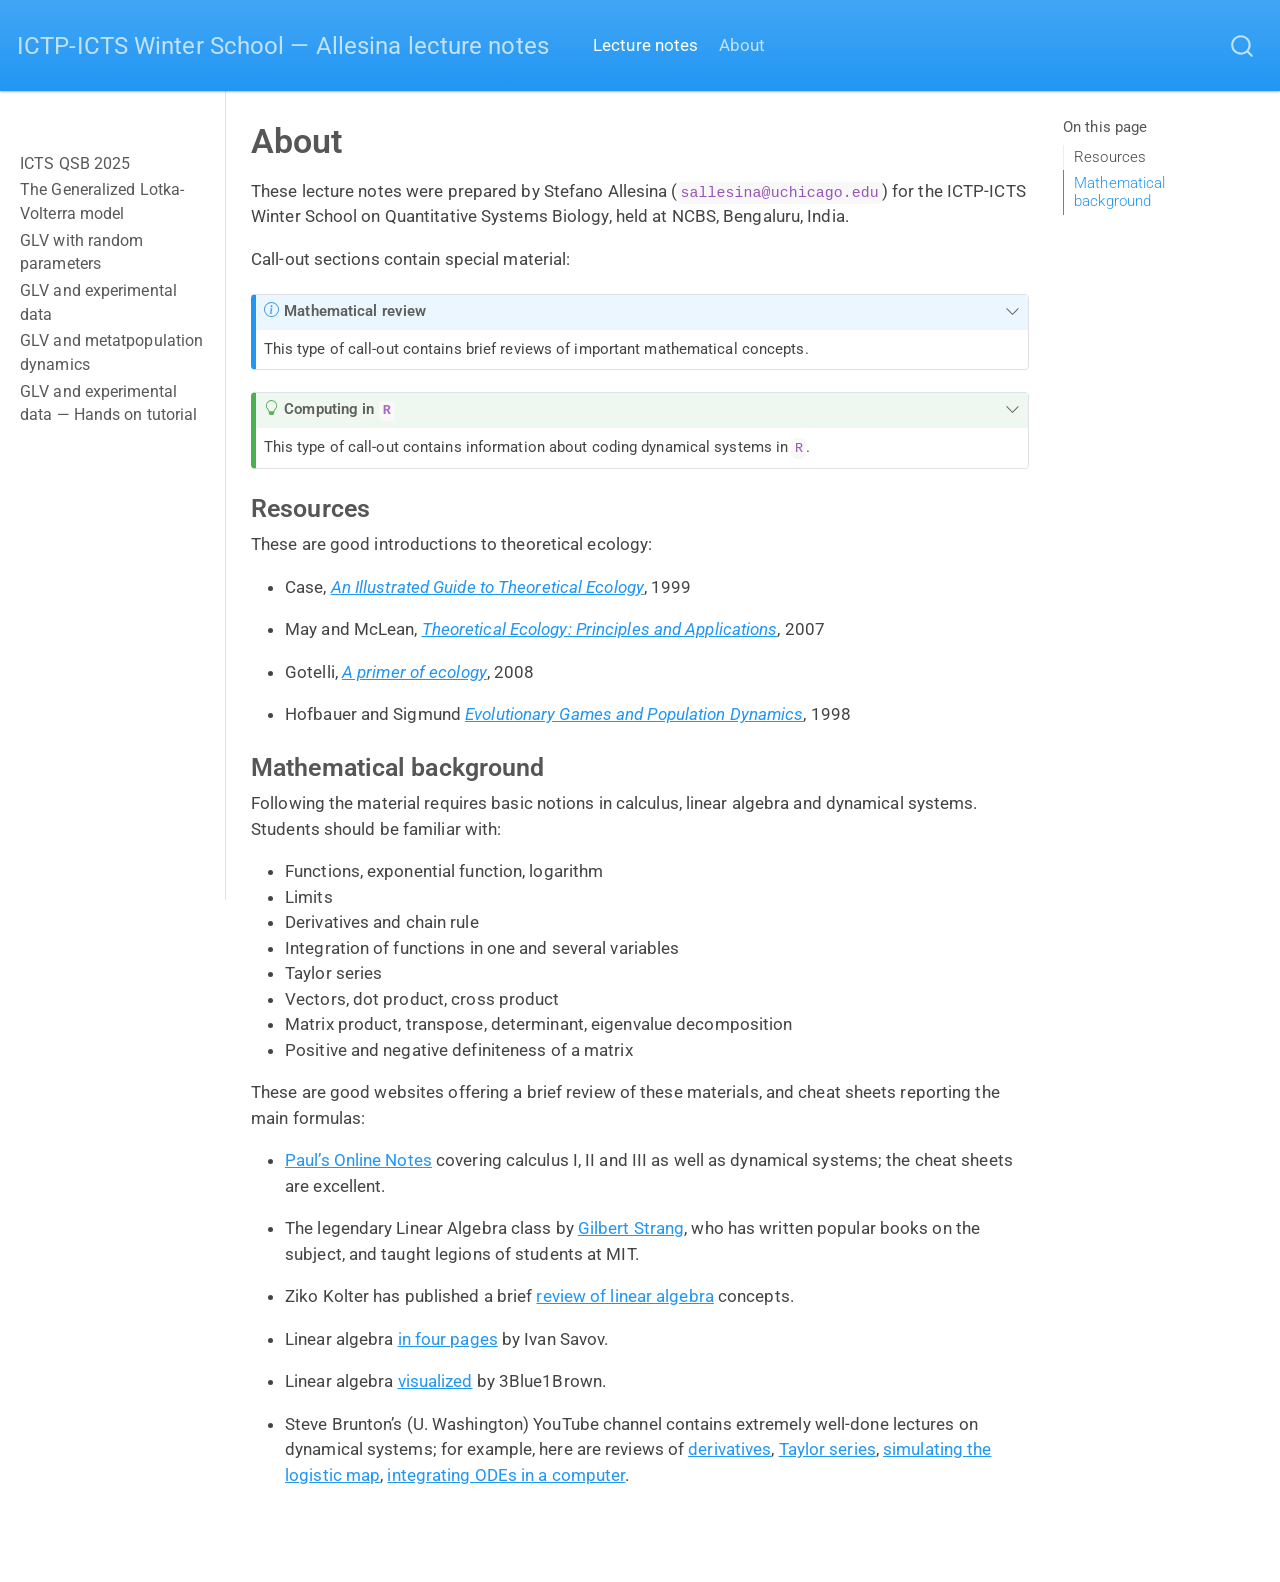
<file: docs/about.html>
<!DOCTYPE html>
<html xmlns="http://www.w3.org/1999/xhtml" lang="en" xml:lang="en"><head>

<meta charset="utf-8">
<meta name="generator" content="quarto-1.3.353">

<meta name="viewport" content="width=device-width, initial-scale=1.0, user-scalable=yes">


<title>ICTP-ICTS Winter School — Allesina lecture notes - About</title>
<style>
code{white-space: pre-wrap;}
span.smallcaps{font-variant: small-caps;}
div.columns{display: flex; gap: min(4vw, 1.5em);}
div.column{flex: auto; overflow-x: auto;}
div.hanging-indent{margin-left: 1.5em; text-indent: -1.5em;}
ul.task-list{list-style: none;}
ul.task-list li input[type="checkbox"] {
  width: 0.8em;
  margin: 0 0.8em 0.2em -1em; /* quarto-specific, see https://github.com/quarto-dev/quarto-cli/issues/4556 */ 
  vertical-align: middle;
}
</style>


<script src="site_libs/quarto-nav/quarto-nav.js"></script>
<script src="site_libs/quarto-nav/headroom.min.js"></script>
<script src="site_libs/clipboard/clipboard.min.js"></script>
<script src="site_libs/quarto-search/autocomplete.umd.js"></script>
<script src="site_libs/quarto-search/fuse.min.js"></script>
<script src="site_libs/quarto-search/quarto-search.js"></script>
<meta name="quarto:offset" content="./">
<script src="site_libs/quarto-html/quarto.js"></script>
<script src="site_libs/quarto-html/popper.min.js"></script>
<script src="site_libs/quarto-html/tippy.umd.min.js"></script>
<script src="site_libs/quarto-html/anchor.min.js"></script>
<link href="site_libs/quarto-html/tippy.css" rel="stylesheet">
<link href="site_libs/quarto-html/quarto-syntax-highlighting.css" rel="stylesheet" id="quarto-text-highlighting-styles">
<script src="site_libs/bootstrap/bootstrap.min.js"></script>
<link href="site_libs/bootstrap/bootstrap-icons.css" rel="stylesheet">
<link href="site_libs/bootstrap/bootstrap.min.css" rel="stylesheet" id="quarto-bootstrap" data-mode="light">
<script id="quarto-search-options" type="application/json">{
  "location": "navbar",
  "copy-button": false,
  "collapse-after": 3,
  "panel-placement": "end",
  "type": "overlay",
  "limit": 20,
  "language": {
    "search-no-results-text": "No results",
    "search-matching-documents-text": "matching documents",
    "search-copy-link-title": "Copy link to search",
    "search-hide-matches-text": "Hide additional matches",
    "search-more-match-text": "more match in this document",
    "search-more-matches-text": "more matches in this document",
    "search-clear-button-title": "Clear",
    "search-detached-cancel-button-title": "Cancel",
    "search-submit-button-title": "Submit"
  }
}</script>


<link rel="stylesheet" href="styles.css">
</head>

<body class="nav-sidebar docked nav-fixed">

<div id="quarto-search-results"></div>
  <header id="quarto-header" class="headroom fixed-top">
    <nav class="navbar navbar-expand-lg navbar-dark ">
      <div class="navbar-container container-fluid">
      <div class="navbar-brand-container">
    <a class="navbar-brand" href="./index.html">
    <span class="navbar-title">ICTP-ICTS Winter School — Allesina lecture notes</span>
    </a>
  </div>
            <div id="quarto-search" class="" title="Search"></div>
          <button class="navbar-toggler" type="button" data-bs-toggle="collapse" data-bs-target="#navbarCollapse" aria-controls="navbarCollapse" aria-expanded="false" aria-label="Toggle navigation" onclick="if (window.quartoToggleHeadroom) { window.quartoToggleHeadroom(); }">
  <span class="navbar-toggler-icon"></span>
</button>
          <div class="collapse navbar-collapse" id="navbarCollapse">
            <ul class="navbar-nav navbar-nav-scroll me-auto">
  <li class="nav-item">
    <a class="nav-link active" href="./index.html" rel="" target="" aria-current="page">
 <span class="menu-text">Lecture notes</span></a>
  </li>  
  <li class="nav-item">
    <a class="nav-link" href="./about.html" rel="" target="">
 <span class="menu-text">About</span></a>
  </li>  
</ul>
            <div class="quarto-navbar-tools ms-auto">
</div>
          </div> <!-- /navcollapse -->
      </div> <!-- /container-fluid -->
    </nav>
  <nav class="quarto-secondary-nav">
    <div class="container-fluid d-flex">
      <button type="button" class="quarto-btn-toggle btn" data-bs-toggle="collapse" data-bs-target="#quarto-sidebar,#quarto-sidebar-glass" aria-controls="quarto-sidebar" aria-expanded="false" aria-label="Toggle sidebar navigation" onclick="if (window.quartoToggleHeadroom) { window.quartoToggleHeadroom(); }">
        <i class="bi bi-layout-text-sidebar-reverse"></i>
      </button>
      <nav class="quarto-page-breadcrumbs" aria-label="breadcrumb"><ol class="breadcrumb"><li class="breadcrumb-item">About</li></ol></nav>
      <a class="flex-grow-1" role="button" data-bs-toggle="collapse" data-bs-target="#quarto-sidebar,#quarto-sidebar-glass" aria-controls="quarto-sidebar" aria-expanded="false" aria-label="Toggle sidebar navigation" onclick="if (window.quartoToggleHeadroom) { window.quartoToggleHeadroom(); }">      
      </a>
      <button type="button" class="btn quarto-search-button" aria-label="Search" onclick="window.quartoOpenSearch();">
        <i class="bi bi-search"></i>
      </button>
    </div>
  </nav>
</header>
<!-- content -->
<div id="quarto-content" class="quarto-container page-columns page-rows-contents page-layout-article page-navbar">
<!-- sidebar -->
  <nav id="quarto-sidebar" class="sidebar collapse collapse-horizontal sidebar-navigation docked overflow-auto">
        <div class="mt-2 flex-shrink-0 align-items-center">
        <div class="sidebar-search">
        <div id="quarto-search" class="" title="Search"></div>
        </div>
        </div>
    <div class="sidebar-menu-container"> 
    <ul class="list-unstyled mt-1">
        <li class="sidebar-item">
  <div class="sidebar-item-container"> 
  <a href="./index.html" class="sidebar-item-text sidebar-link">
 <span class="menu-text">ICTS QSB 2025</span></a>
  </div>
</li>
        <li class="sidebar-item">
  <div class="sidebar-item-container"> 
  <a href="./ch1.html" class="sidebar-item-text sidebar-link">
 <span class="menu-text">The Generalized Lotka-Volterra model</span></a>
  </div>
</li>
        <li class="sidebar-item">
  <div class="sidebar-item-container"> 
  <a href="./ch2.html" class="sidebar-item-text sidebar-link">
 <span class="menu-text">GLV with random parameters</span></a>
  </div>
</li>
        <li class="sidebar-item">
  <div class="sidebar-item-container"> 
  <a href="./ch3.html" class="sidebar-item-text sidebar-link">
 <span class="menu-text">GLV and experimental data</span></a>
  </div>
</li>
        <li class="sidebar-item">
  <div class="sidebar-item-container"> 
  <a href="./ch4.html" class="sidebar-item-text sidebar-link">
 <span class="menu-text">GLV and metatpopulation dynamics</span></a>
  </div>
</li>
        <li class="sidebar-item">
  <div class="sidebar-item-container"> 
  <a href="./tutorial/tutorial_GLV_data.html" class="sidebar-item-text sidebar-link">
 <span class="menu-text">GLV and experimental data — Hands on tutorial</span></a>
  </div>
</li>
    </ul>
    </div>
</nav>
<div id="quarto-sidebar-glass" data-bs-toggle="collapse" data-bs-target="#quarto-sidebar,#quarto-sidebar-glass"></div>
<!-- margin-sidebar -->
    <div id="quarto-margin-sidebar" class="sidebar margin-sidebar">
        <nav id="TOC" role="doc-toc" class="toc-active">
    <h2 id="toc-title">On this page</h2>
   
  <ul>
  <li><a href="#resources" id="toc-resources" class="nav-link active" data-scroll-target="#resources">Resources</a></li>
  <li><a href="#mathematical-background" id="toc-mathematical-background" class="nav-link" data-scroll-target="#mathematical-background">Mathematical background</a></li>
  </ul>
</nav>
    </div>
<!-- main -->
<main class="content" id="quarto-document-content">

<header id="title-block-header" class="quarto-title-block default">
<div class="quarto-title">
<h1 class="title">About</h1>
</div>



<div class="quarto-title-meta">

    
  
    
  </div>
  

</header>

<p>These lecture notes were prepared by Stefano Allesina (<code>sallesina@uchicago.edu</code>) for the ICTP-ICTS Winter School on Quantitative Systems Biology, held at NCBS, Bengaluru, India.</p>
<p>Call-out sections contain special material:</p>
<div class="callout callout-style-default callout-note callout-titled">
<div class="callout-header d-flex align-content-center" data-bs-toggle="collapse" data-bs-target=".callout-1-contents" aria-controls="callout-1" aria-expanded="true" aria-label="Toggle callout">
<div class="callout-icon-container">
<i class="callout-icon"></i>
</div>
<div class="callout-title-container flex-fill">
Mathematical review
</div>
<div class="callout-btn-toggle d-inline-block border-0 py-1 ps-1 pe-0 float-end"><i class="callout-toggle"></i></div>
</div>
<div id="callout-1" class="callout-1-contents callout-collapse collapse show">
<div class="callout-body-container callout-body">
<p>This type of call-out contains brief reviews of important mathematical concepts.</p>
</div>
</div>
</div>
<div class="callout callout-style-default callout-tip callout-titled">
<div class="callout-header d-flex align-content-center" data-bs-toggle="collapse" data-bs-target=".callout-2-contents" aria-controls="callout-2" aria-expanded="true" aria-label="Toggle callout">
<div class="callout-icon-container">
<i class="callout-icon"></i>
</div>
<div class="callout-title-container flex-fill">
Computing in <code>R</code>
</div>
<div class="callout-btn-toggle d-inline-block border-0 py-1 ps-1 pe-0 float-end"><i class="callout-toggle"></i></div>
</div>
<div id="callout-2" class="callout-2-contents callout-collapse collapse show">
<div class="callout-body-container callout-body">
<p>This type of call-out contains information about coding dynamical systems in <code>R</code>.</p>
</div>
</div>
</div>
<section id="resources" class="level3">
<h3 class="anchored" data-anchor-id="resources">Resources</h3>
<p>These are good introductions to theoretical ecology:</p>
<ul>
<li><p>Case, <a href="https://global.oup.com/ushe/product/an-illustrated-guide-to-theoretical-ecology-9780195085129?cc=us&amp;lang=en&amp;"><em>An Illustrated Guide to Theoretical Ecology</em></a>, 1999</p></li>
<li><p>May and McLean, <a href="https://academic.oup.com/book/42041"><em>Theoretical Ecology: Principles and Applications</em></a>, 2007</p></li>
<li><p>Gotelli, <a href="https://global.oup.com/academic/product/a-primer-of-ecology-9780878933181?cc=us&amp;lang=en&amp;"><em>A primer of ecology</em></a>, 2008</p></li>
<li><p>Hofbauer and Sigmund <a href="https://www.cambridge.org/core/books/evolutionary-games-and-population-dynamics/A8D94EBE6A16837E7CB3CED24E1948F8"><em>Evolutionary Games and Population Dynamics</em></a>, 1998</p></li>
</ul>
</section>
<section id="mathematical-background" class="level3">
<h3 class="anchored" data-anchor-id="mathematical-background">Mathematical background</h3>
<p>Following the material requires basic notions in calculus, linear algebra and dynamical systems. Students should be familiar with:</p>
<ul>
<li>Functions, exponential function, logarithm</li>
<li>Limits</li>
<li>Derivatives and chain rule</li>
<li>Integration of functions in one and several variables</li>
<li>Taylor series</li>
<li>Vectors, dot product, cross product</li>
<li>Matrix product, transpose, determinant, eigenvalue decomposition</li>
<li>Positive and negative definiteness of a matrix</li>
</ul>
<p>These are good websites offering a brief review of these materials, and cheat sheets reporting the main formulas:</p>
<ul>
<li><p><a href="https://tutorial.math.lamar.edu/">Paul’s Online Notes</a> covering calculus I, II and III as well as dynamical systems; the cheat sheets are excellent.</p></li>
<li><p>The legendary Linear Algebra class by <a href="https://www.youtube.com/watch?v=7UJ4CFRGd-U&amp;list=PLE7DDD91010BC51F8">Gilbert Strang</a>, who has written popular books on the subject, and taught legions of students at MIT.</p></li>
<li><p>Ziko Kolter has published a brief <a href="https://cs229.stanford.edu/section/cs229-linalg.pdf">review of linear algebra</a> concepts.</p></li>
<li><p>Linear algebra <a href="https://minireference.com/static/tutorials/linear_algebra_in_4_pages.pdf">in four pages</a> by Ivan Savov.</p></li>
<li><p>Linear algebra <a href="https://www.3blue1brown.com/topics/linear-algebra">visualized</a> by 3Blue1Brown.</p></li>
<li><p>Steve Brunton’s (U. Washington) YouTube channel contains extremely well-done lectures on dynamical systems; for example, here are reviews of <a href="https://www.youtube.com/watch?v=-NhgElcA3K8">derivatives</a>, <a href="https://www.youtube.com/watch?v=ebfOSDj4j3I">Taylor series</a>, <a href="https://www.youtube.com/watch?v=_BvAkyuWhOI">simulating the logistic map</a>, <a href="https://www.youtube.com/watch?v=W-wxKgjBDnc">integrating ODEs in a computer</a>.</p></li>
</ul>


</section>

</main> <!-- /main -->
<script id="quarto-html-after-body" type="application/javascript">
window.document.addEventListener("DOMContentLoaded", function (event) {
  const toggleBodyColorMode = (bsSheetEl) => {
    const mode = bsSheetEl.getAttribute("data-mode");
    const bodyEl = window.document.querySelector("body");
    if (mode === "dark") {
      bodyEl.classList.add("quarto-dark");
      bodyEl.classList.remove("quarto-light");
    } else {
      bodyEl.classList.add("quarto-light");
      bodyEl.classList.remove("quarto-dark");
    }
  }
  const toggleBodyColorPrimary = () => {
    const bsSheetEl = window.document.querySelector("link#quarto-bootstrap");
    if (bsSheetEl) {
      toggleBodyColorMode(bsSheetEl);
    }
  }
  toggleBodyColorPrimary();  
  const icon = "";
  const anchorJS = new window.AnchorJS();
  anchorJS.options = {
    placement: 'right',
    icon: icon
  };
  anchorJS.add('.anchored');
  const isCodeAnnotation = (el) => {
    for (const clz of el.classList) {
      if (clz.startsWith('code-annotation-')) {                     
        return true;
      }
    }
    return false;
  }
  const clipboard = new window.ClipboardJS('.code-copy-button', {
    text: function(trigger) {
      const codeEl = trigger.previousElementSibling.cloneNode(true);
      for (const childEl of codeEl.children) {
        if (isCodeAnnotation(childEl)) {
          childEl.remove();
        }
      }
      return codeEl.innerText;
    }
  });
  clipboard.on('success', function(e) {
    // button target
    const button = e.trigger;
    // don't keep focus
    button.blur();
    // flash "checked"
    button.classList.add('code-copy-button-checked');
    var currentTitle = button.getAttribute("title");
    button.setAttribute("title", "Copied!");
    let tooltip;
    if (window.bootstrap) {
      button.setAttribute("data-bs-toggle", "tooltip");
      button.setAttribute("data-bs-placement", "left");
      button.setAttribute("data-bs-title", "Copied!");
      tooltip = new bootstrap.Tooltip(button, 
        { trigger: "manual", 
          customClass: "code-copy-button-tooltip",
          offset: [0, -8]});
      tooltip.show();    
    }
    setTimeout(function() {
      if (tooltip) {
        tooltip.hide();
        button.removeAttribute("data-bs-title");
        button.removeAttribute("data-bs-toggle");
        button.removeAttribute("data-bs-placement");
      }
      button.setAttribute("title", currentTitle);
      button.classList.remove('code-copy-button-checked');
    }, 1000);
    // clear code selection
    e.clearSelection();
  });
  function tippyHover(el, contentFn) {
    const config = {
      allowHTML: true,
      content: contentFn,
      maxWidth: 500,
      delay: 100,
      arrow: false,
      appendTo: function(el) {
          return el.parentElement;
      },
      interactive: true,
      interactiveBorder: 10,
      theme: 'quarto',
      placement: 'bottom-start'
    };
    window.tippy(el, config); 
  }
  const noterefs = window.document.querySelectorAll('a[role="doc-noteref"]');
  for (var i=0; i<noterefs.length; i++) {
    const ref = noterefs[i];
    tippyHover(ref, function() {
      // use id or data attribute instead here
      let href = ref.getAttribute('data-footnote-href') || ref.getAttribute('href');
      try { href = new URL(href).hash; } catch {}
      const id = href.replace(/^#\/?/, "");
      const note = window.document.getElementById(id);
      return note.innerHTML;
    });
  }
      let selectedAnnoteEl;
      const selectorForAnnotation = ( cell, annotation) => {
        let cellAttr = 'data-code-cell="' + cell + '"';
        let lineAttr = 'data-code-annotation="' +  annotation + '"';
        const selector = 'span[' + cellAttr + '][' + lineAttr + ']';
        return selector;
      }
      const selectCodeLines = (annoteEl) => {
        const doc = window.document;
        const targetCell = annoteEl.getAttribute("data-target-cell");
        const targetAnnotation = annoteEl.getAttribute("data-target-annotation");
        const annoteSpan = window.document.querySelector(selectorForAnnotation(targetCell, targetAnnotation));
        const lines = annoteSpan.getAttribute("data-code-lines").split(",");
        const lineIds = lines.map((line) => {
          return targetCell + "-" + line;
        })
        let top = null;
        let height = null;
        let parent = null;
        if (lineIds.length > 0) {
            //compute the position of the single el (top and bottom and make a div)
            const el = window.document.getElementById(lineIds[0]);
            top = el.offsetTop;
            height = el.offsetHeight;
            parent = el.parentElement.parentElement;
          if (lineIds.length > 1) {
            const lastEl = window.document.getElementById(lineIds[lineIds.length - 1]);
            const bottom = lastEl.offsetTop + lastEl.offsetHeight;
            height = bottom - top;
          }
          if (top !== null && height !== null && parent !== null) {
            // cook up a div (if necessary) and position it 
            let div = window.document.getElementById("code-annotation-line-highlight");
            if (div === null) {
              div = window.document.createElement("div");
              div.setAttribute("id", "code-annotation-line-highlight");
              div.style.position = 'absolute';
              parent.appendChild(div);
            }
            div.style.top = top - 2 + "px";
            div.style.height = height + 4 + "px";
            let gutterDiv = window.document.getElementById("code-annotation-line-highlight-gutter");
            if (gutterDiv === null) {
              gutterDiv = window.document.createElement("div");
              gutterDiv.setAttribute("id", "code-annotation-line-highlight-gutter");
              gutterDiv.style.position = 'absolute';
              const codeCell = window.document.getElementById(targetCell);
              const gutter = codeCell.querySelector('.code-annotation-gutter');
              gutter.appendChild(gutterDiv);
            }
            gutterDiv.style.top = top - 2 + "px";
            gutterDiv.style.height = height + 4 + "px";
          }
          selectedAnnoteEl = annoteEl;
        }
      };
      const unselectCodeLines = () => {
        const elementsIds = ["code-annotation-line-highlight", "code-annotation-line-highlight-gutter"];
        elementsIds.forEach((elId) => {
          const div = window.document.getElementById(elId);
          if (div) {
            div.remove();
          }
        });
        selectedAnnoteEl = undefined;
      };
      // Attach click handler to the DT
      const annoteDls = window.document.querySelectorAll('dt[data-target-cell]');
      for (const annoteDlNode of annoteDls) {
        annoteDlNode.addEventListener('click', (event) => {
          const clickedEl = event.target;
          if (clickedEl !== selectedAnnoteEl) {
            unselectCodeLines();
            const activeEl = window.document.querySelector('dt[data-target-cell].code-annotation-active');
            if (activeEl) {
              activeEl.classList.remove('code-annotation-active');
            }
            selectCodeLines(clickedEl);
            clickedEl.classList.add('code-annotation-active');
          } else {
            // Unselect the line
            unselectCodeLines();
            clickedEl.classList.remove('code-annotation-active');
          }
        });
      }
  const findCites = (el) => {
    const parentEl = el.parentElement;
    if (parentEl) {
      const cites = parentEl.dataset.cites;
      if (cites) {
        return {
          el,
          cites: cites.split(' ')
        };
      } else {
        return findCites(el.parentElement)
      }
    } else {
      return undefined;
    }
  };
  var bibliorefs = window.document.querySelectorAll('a[role="doc-biblioref"]');
  for (var i=0; i<bibliorefs.length; i++) {
    const ref = bibliorefs[i];
    const citeInfo = findCites(ref);
    if (citeInfo) {
      tippyHover(citeInfo.el, function() {
        var popup = window.document.createElement('div');
        citeInfo.cites.forEach(function(cite) {
          var citeDiv = window.document.createElement('div');
          citeDiv.classList.add('hanging-indent');
          citeDiv.classList.add('csl-entry');
          var biblioDiv = window.document.getElementById('ref-' + cite);
          if (biblioDiv) {
            citeDiv.innerHTML = biblioDiv.innerHTML;
          }
          popup.appendChild(citeDiv);
        });
        return popup.innerHTML;
      });
    }
  }
});
</script>
</div> <!-- /content -->



</body></html>
</file>
<file: docs/site_libs/quarto-html/tippy.css>
.tippy-box[data-animation=fade][data-state=hidden]{opacity:0}[data-tippy-root]{max-width:calc(100vw - 10px)}.tippy-box{position:relative;background-color:#333;color:#fff;border-radius:4px;font-size:14px;line-height:1.4;white-space:normal;outline:0;transition-property:transform,visibility,opacity}.tippy-box[data-placement^=top]>.tippy-arrow{bottom:0}.tippy-box[data-placement^=top]>.tippy-arrow:before{bottom:-7px;left:0;border-width:8px 8px 0;border-top-color:initial;transform-origin:center top}.tippy-box[data-placement^=bottom]>.tippy-arrow{top:0}.tippy-box[data-placement^=bottom]>.tippy-arrow:before{top:-7px;left:0;border-width:0 8px 8px;border-bottom-color:initial;transform-origin:center bottom}.tippy-box[data-placement^=left]>.tippy-arrow{right:0}.tippy-box[data-placement^=left]>.tippy-arrow:before{border-width:8px 0 8px 8px;border-left-color:initial;right:-7px;transform-origin:center left}.tippy-box[data-placement^=right]>.tippy-arrow{left:0}.tippy-box[data-placement^=right]>.tippy-arrow:before{left:-7px;border-width:8px 8px 8px 0;border-right-color:initial;transform-origin:center right}.tippy-box[data-inertia][data-state=visible]{transition-timing-function:cubic-bezier(.54,1.5,.38,1.11)}.tippy-arrow{width:16px;height:16px;color:#333}.tippy-arrow:before{content:"";position:absolute;border-color:transparent;border-style:solid}.tippy-content{position:relative;padding:5px 9px;z-index:1}
</file>
<file: docs/site_libs/quarto-html/quarto-syntax-highlighting.css>
/* quarto syntax highlight colors */
:root {
  --quarto-hl-ot-color: #003B4F;
  --quarto-hl-at-color: #657422;
  --quarto-hl-ss-color: #20794D;
  --quarto-hl-an-color: #5E5E5E;
  --quarto-hl-fu-color: #4758AB;
  --quarto-hl-st-color: #20794D;
  --quarto-hl-cf-color: #003B4F;
  --quarto-hl-op-color: #5E5E5E;
  --quarto-hl-er-color: #AD0000;
  --quarto-hl-bn-color: #AD0000;
  --quarto-hl-al-color: #AD0000;
  --quarto-hl-va-color: #111111;
  --quarto-hl-bu-color: inherit;
  --quarto-hl-ex-color: inherit;
  --quarto-hl-pp-color: #AD0000;
  --quarto-hl-in-color: #5E5E5E;
  --quarto-hl-vs-color: #20794D;
  --quarto-hl-wa-color: #5E5E5E;
  --quarto-hl-do-color: #5E5E5E;
  --quarto-hl-im-color: #00769E;
  --quarto-hl-ch-color: #20794D;
  --quarto-hl-dt-color: #AD0000;
  --quarto-hl-fl-color: #AD0000;
  --quarto-hl-co-color: #5E5E5E;
  --quarto-hl-cv-color: #5E5E5E;
  --quarto-hl-cn-color: #8f5902;
  --quarto-hl-sc-color: #5E5E5E;
  --quarto-hl-dv-color: #AD0000;
  --quarto-hl-kw-color: #003B4F;
}

/* other quarto variables */
:root {
  --quarto-font-monospace: SFMono-Regular, Menlo, Monaco, Consolas, "Liberation Mono", "Courier New", monospace;
}

pre > code.sourceCode > span {
  color: #003B4F;
}

code span {
  color: #003B4F;
}

code.sourceCode > span {
  color: #003B4F;
}

div.sourceCode,
div.sourceCode pre.sourceCode {
  color: #003B4F;
}

code span.ot {
  color: #003B4F;
  font-style: inherit;
}

code span.at {
  color: #657422;
  font-style: inherit;
}

code span.ss {
  color: #20794D;
  font-style: inherit;
}

code span.an {
  color: #5E5E5E;
  font-style: inherit;
}

code span.fu {
  color: #4758AB;
  font-style: inherit;
}

code span.st {
  color: #20794D;
  font-style: inherit;
}

code span.cf {
  color: #003B4F;
  font-style: inherit;
}

code span.op {
  color: #5E5E5E;
  font-style: inherit;
}

code span.er {
  color: #AD0000;
  font-style: inherit;
}

code span.bn {
  color: #AD0000;
  font-style: inherit;
}

code span.al {
  color: #AD0000;
  font-style: inherit;
}

code span.va {
  color: #111111;
  font-style: inherit;
}

code span.bu {
  font-style: inherit;
}

code span.ex {
  font-style: inherit;
}

code span.pp {
  color: #AD0000;
  font-style: inherit;
}

code span.in {
  color: #5E5E5E;
  font-style: inherit;
}

code span.vs {
  color: #20794D;
  font-style: inherit;
}

code span.wa {
  color: #5E5E5E;
  font-style: italic;
}

code span.do {
  color: #5E5E5E;
  font-style: italic;
}

code span.im {
  color: #00769E;
  font-style: inherit;
}

code span.ch {
  color: #20794D;
  font-style: inherit;
}

code span.dt {
  color: #AD0000;
  font-style: inherit;
}

code span.fl {
  color: #AD0000;
  font-style: inherit;
}

code span.co {
  color: #5E5E5E;
  font-style: inherit;
}

code span.cv {
  color: #5E5E5E;
  font-style: italic;
}

code span.cn {
  color: #8f5902;
  font-style: inherit;
}

code span.sc {
  color: #5E5E5E;
  font-style: inherit;
}

code span.dv {
  color: #AD0000;
  font-style: inherit;
}

code span.kw {
  color: #003B4F;
  font-style: inherit;
}

.prevent-inlining {
  content: "</";
}

/*# sourceMappingURL=debc5d5d77c3f9108843748ff7464032.css.map */
</file>
<file: docs/styles.css>
/* css styles */
</file>
